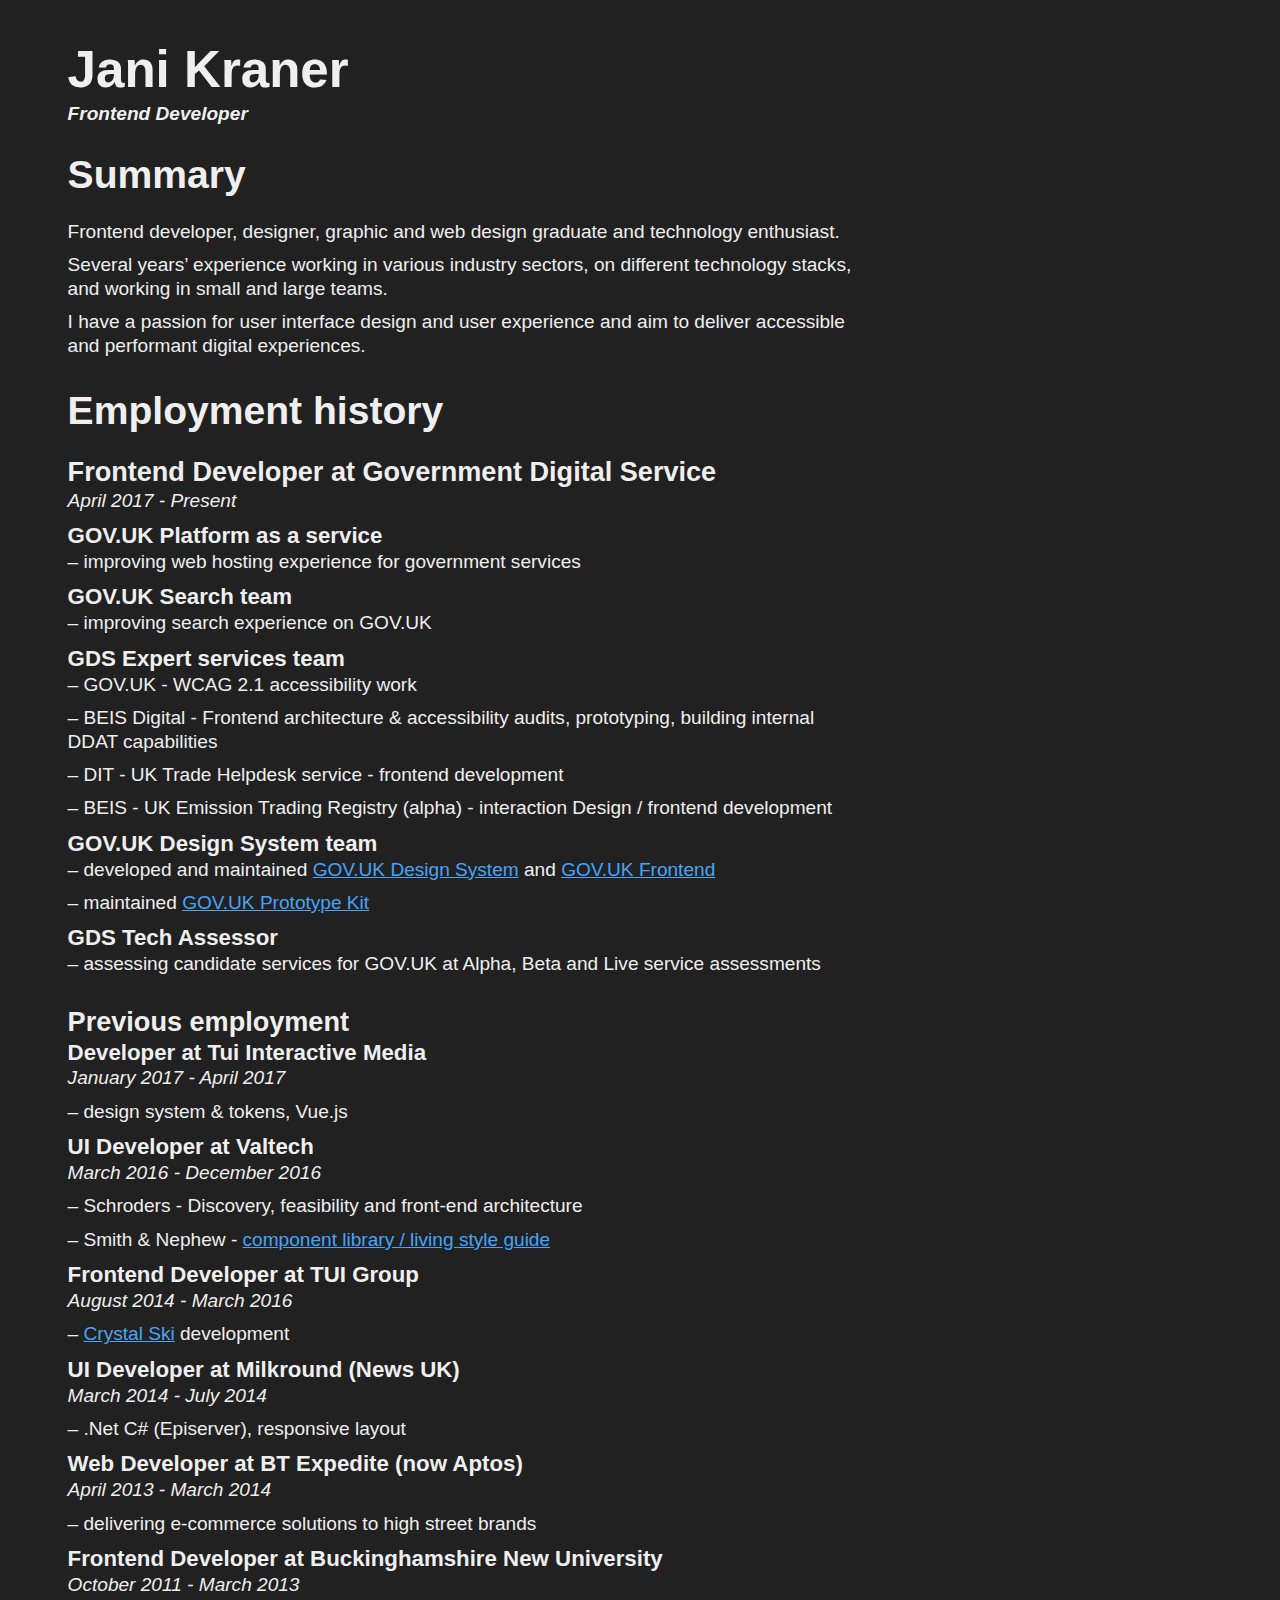
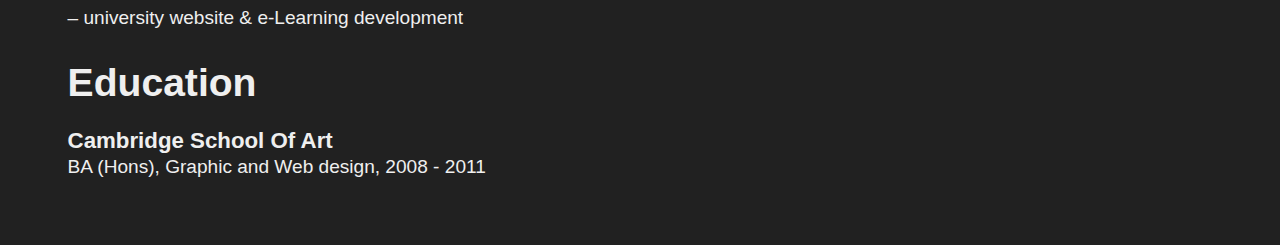
<file: index.html>
<!DOCTYPE html>
<html lang="en">
<head>
  <meta charset="UTF-8">
  <meta name="viewport" content="width=device-width, initial-scale=1.0">
  <meta http-equiv="X-UA-Compatible" content="ie=edge">
  <meta name="description" content="frontend developer, interaction designer">
  <meta name="viewport" content="width=device-width, initial-scale=1, shrink-to-fit=no">
  <meta name="theme-color" content="#ffffff">
  <title>Jani Kraner - Frontend Developer - Interaction Designer</title>
  <link rel="icon" href="data:image/svg+xml,<svg xmlns=%22http://www.w3.org/2000/svg%22 viewBox=%220 0 100 100%22><text y=%22.9em%22 font-size=%2290%22>🧑</text></svg>">
  <style>
    :root {
      --color-dark: #212121;
      --color-light: #efefef;
      --link-dark-color: #48a4f5;
      --background: var(--color-dark);
      --text-color: var(--color-light);
      --link-color: var(--link-dark-color);
    }

    body {
      background: var(--background);
      transition: background 500ms ease-in-out, color 200ms ease;
      color: var(--text-color);
      font-family: -apple-system, BlinkMacSystemFont, "Segoe UI", Roboto, Helvetica, Arial, sans-serif, "Apple Color Emoji", "Segoe UI Emoji", "Segoe UI Symbol";
      line-height: 1.25;
      font-size: calc(1rem + 0.2vh + 0.1vw);
      padding: 0;
      margin: 0;
    }

    main {
      margin: 0 auto;
      max-width: 60em;
      padding: 2em;
      /* legacy ie */
      display: block;
    }

    section {
      margin-bottom: 1.5em;
    }

    article {
      margin-bottom: 1.5em;
    }

    a {
      color: var(--link-color);
    }

    p {
      margin: 0 0 0.5em 0;
      max-width: 75ch;
    }

    .print-only {
      display: none;
    }

    .heading {
      font-weight: 700;
      margin: 0;
      padding: 0;
    }

    .heading--xl {
      font-size: calc(3rem + 0.2vh + 0.1vw);
      margin-bottom: .5em;
    }
    .heading--l {
      font-size: calc(2.25rem + 0.2vh + 0.1vw);
      margin-bottom: .5em;
    }
    .heading--m {
      font-size: calc(1.5rem + 0.2vh + 0.1vw);
    }
    .heading--s {
      font-size: calc(1.2rem + 0.2vh + 0.1vw);
    }

    .heading__caption {
      display: block;
      font-size: calc(1rem + 0.2vh + 0.1vw);
    }
    
    @media print {
      body {
        color: var(--color-dark);
        font-size: 90%;
      }

      .print-only {
          display: block;
      }

      main {
        padding: 0;
        width: 75%;
        margin: 0;
      }

      a {
        font-weight: 700;
        text-decoration: none;
        display: inline-block;
      }

      a[href]:after{
        content: " (" attr(href) ") ";
        font-weight: 400;
      }

      .heading--s {
        margin-top: 1em;
      }
    }
  </style>
</head>
<body>
  <main>
    <header>
      <h1 class="heading heading--xl">
        Jani Kraner<em class="heading__caption">Frontend Developer</em>
      </h1>
      <p class="print-only">Contact: jani@kraner.dev</p>
      <p class="print-only">Github: https://github.com/kr8n3r</p>
    </header>
    <article>
      <h2 class="heading heading--l">Summary</h2>
      <p>Frontend developer, designer, graphic and web design graduate and technology enthusiast.</p>
      <p>Several years’ experience working in various industry sectors, on different technology stacks, and working in small and large teams.</p>
      <p>I have a passion for user interface design and user experience and aim to deliver accessible and performant digital experiences.</p>
    </article>
    <article>
        <h2 class="heading heading--l">Employment history</h2>
        <header>
          <h3 class="heading heading--m">Frontend Developer at Government Digital Service</h3>
        </header>
        <p><em>April 2017 - Present</em></p>
        <h4 class="heading heading--s">GOV.UK Platform as a service</h4>
        <p>&ndash; improving web hosting experience for government services</p>
        <h4 class="heading heading--s">GOV.UK Search team</h4>
        <p>&ndash; improving search experience on GOV.UK</p>
        <h4 class="heading heading--s">GDS Expert services team</h4>
        <p>&ndash; GOV.UK - WCAG 2.1 accessibility work</p>
        <p>&ndash; BEIS Digital - Frontend architecture &amp; accessibility audits, prototyping, building internal DDAT capabilities</p>
        <p>&ndash; DIT - UK Trade Helpdesk service - frontend development</p>
        <p>&ndash; BEIS - UK Emission Trading Registry (alpha) - interaction Design / frontend development</p> 
        <h4 class="heading heading--s">GOV.UK Design System team</h4>
        <p>&ndash; developed and maintained <a href="https://www.gov.uk/design-system">GOV.UK Design System</a> and <a href="https://github.com/alphagov/govuk-frontend">GOV.UK Frontend</a></p>
        <p>&ndash; maintained <a href="https://github.com/alphagov/govuk-prototype-kit">GOV.UK Prototype Kit</a></p>
        <h4 class="heading heading--s">GDS Tech Assessor</h4>
        <p>&ndash; assessing candidate services for GOV.UK at Alpha, Beta and Live service assessments</p>
    </article>
    <article>
      <header>
          <h3 class="heading heading--m">Previous employment</h3>
      </header>
      <h4 class="heading heading--s">Developer at Tui Interactive Media</h4>
      <p><em>January 2017 - April 2017</em></p>
      <p>&ndash; design system &amp; tokens, Vue.js</p>
      <h4 class="heading heading--s">UI Developer at Valtech</h4>
      <p><em>March 2016 - December 2016</em></p>
      <p>&ndash; Schroders -  Discovery, feasibility and front-end architecture</p>
      <p>&ndash; Smith &amp; Nephew - <a href="https://pattern-library-kraner.netlify.com/">component library / living style guide</a></p>
      <h4 class="heading heading--s">Frontend Developer at TUI Group</h4>
      <p><em>August 2014 - March 2016</em></p>
      <p>&ndash; <a href="http://www.crystalski.co.uk">Crystal Ski</a> development</p>
      <h4 class="heading heading--s">UI Developer at Milkround (News UK)</h4>
      <p><em>March 2014 - July 2014</em></p>
      <p>&ndash; .Net C# (Episerver), responsive layout</p>
      <h4 class="heading heading--s">Web Developer at BT Expedite (now Aptos)</h4>
      <p><em>April 2013 - March 2014</em></p>
      <p> &ndash; delivering e-commerce solutions to high street brands</p>
      <h4 class="heading heading--s">Frontend Developer at Buckinghamshire New University</h4>
      <p><em>October 2011 - March 2013</em></p>
      <p>&ndash; university website & e-Learning development</p>
    </article>
    <article>
      <h2 class="heading heading--l">Education</h2>
      <header>
        <h3 class="heading heading--s">Cambridge School Of Art</h3>
      </header>
      <p>BA (Hons), Graphic and Web design, 2008 - 2011</p>
    </article>
  </main>
</body>
</html>
</file>
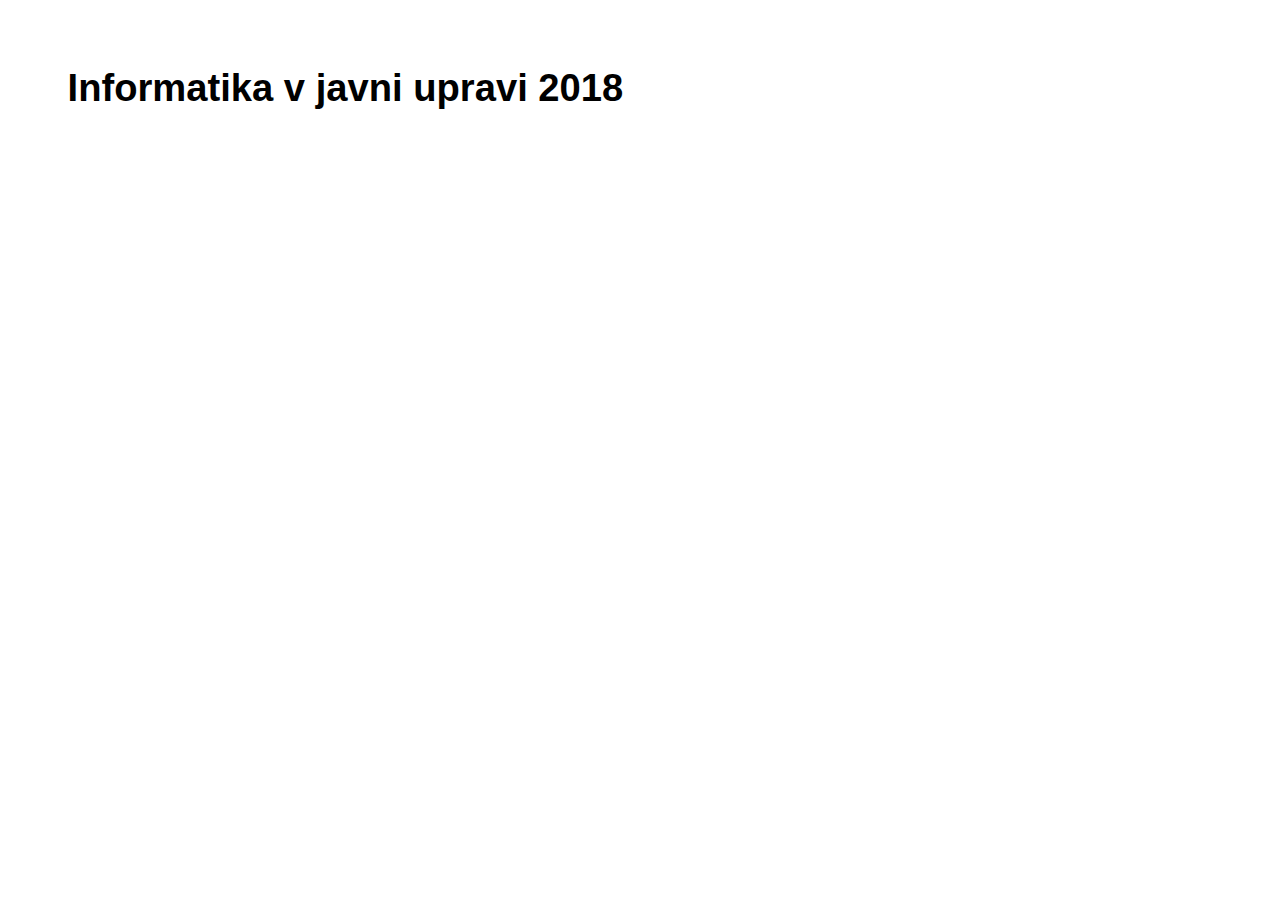
<file: iju-2018.html>
<!DOCTYPE html>
<html lang="en">
<head>
  <meta charset="UTF-8">
  <meta name="viewport" content="width=device-width, initial-scale=1.0">
  <meta http-equiv="X-UA-Compatible" content="ie=edge">
  <title>Jani Kraner - IJU 2018 predstavitev</title>
  <style>
    body {
      font-family: -apple-system, BlinkMacSystemFont, "Segoe UI", Roboto, Helvetica, Arial, sans-serif, "Apple Color Emoji", "Segoe UI Emoji", "Segoe UI Symbol";
      line-height: 1.25;
      max-width:60em;
      padding:2em;
      margin: 0 auto;
      font-size: calc(16px + 0.2vh + 0.1vw);
    }
    .iframe-wrapper {
      position: relative;
      padding-bottom: 56.25%; /* 16:9 */
      padding-top: 25px;
      height: 0;
    }
    .iframe-wrapper iframe {
      position: absolute;
      top: 0;
      left: 0;
      width: 100%;
      height: 100%;
    }
  </style>
</head>
<body>
<h1>Informatika v javni upravi 2018</h1>
  <div class="iframe-wrapper">
    <iframe src="https://docs.google.com/presentation/d/e/2PACX-1vRBApBAjcsyDg64LuehnQevupL8i6BtNYpoB3MG8tVFsQOZD8JHym1jYSYFL2plEQFtabZh7YZhe1vs/embed?start=false&loop=false&delayms=3000" frameborder="0" allowfullscreen="true" mozallowfullscreen="true" webkitallowfullscreen="true"></iframe>
  </div>
</body>
</html>
</file>
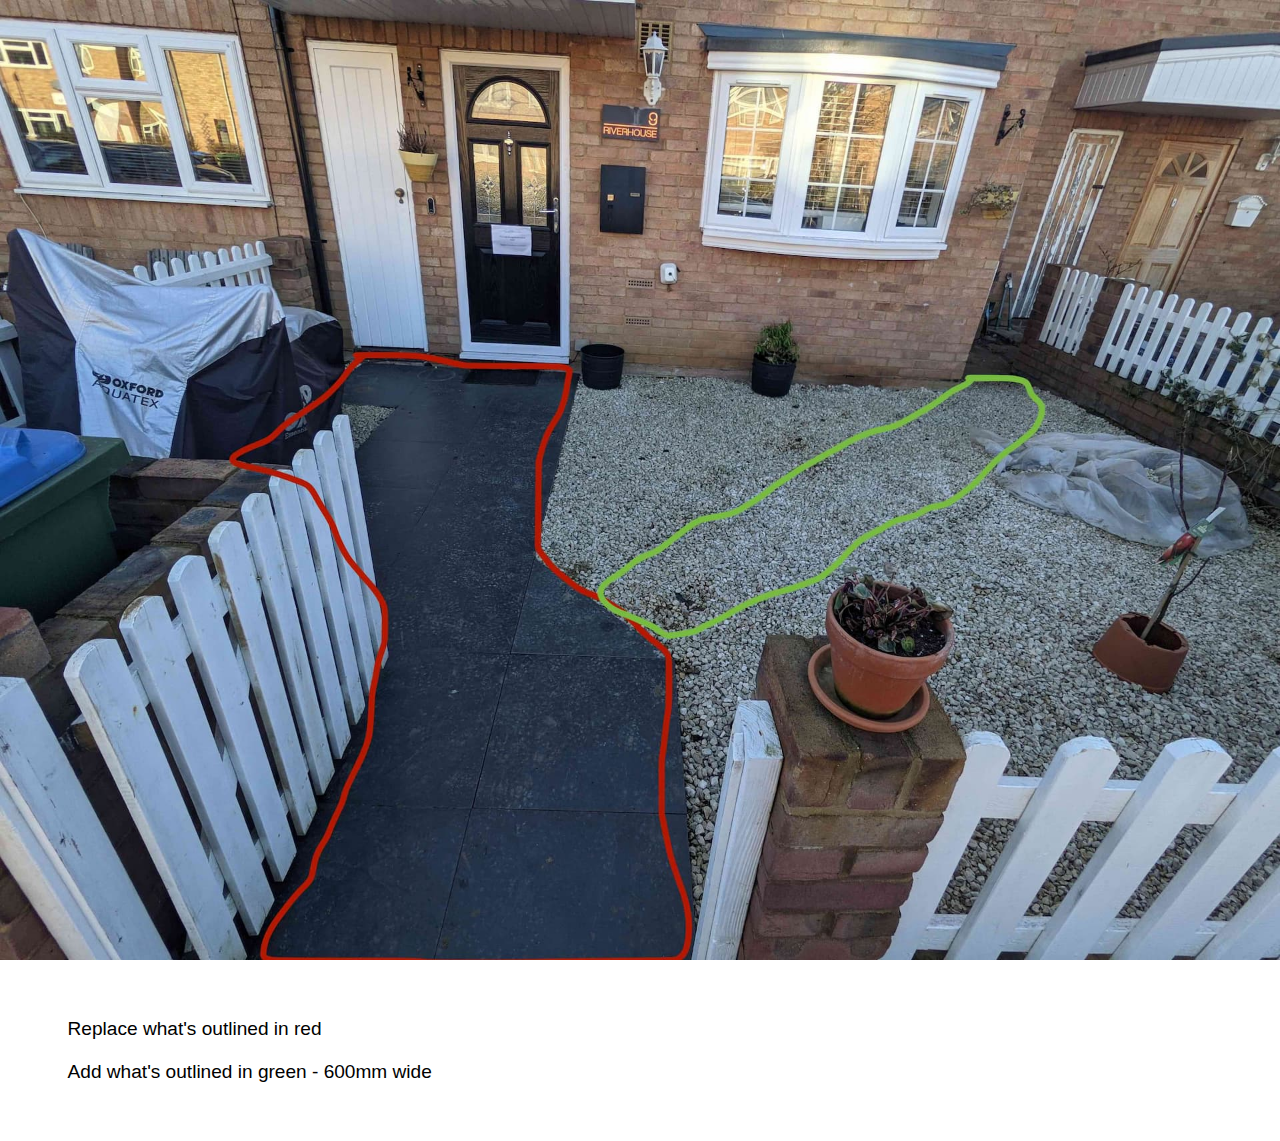
<file: paving.html>
<!DOCTYPE html>
<html lang="en">
<head>
    <meta charset="UTF-8">
    <meta http-equiv="X-UA-Compatible" content="IE=edge">
    <meta name="viewport" content="width=device-width, initial-scale=1.0">
    <title>Paving job</title>
    <style>
        body {
      background: var(--background);
      transition: background 500ms ease-in-out, color 200ms ease;
      color: var(--text-color);
      font-family: -apple-system, BlinkMacSystemFont, "Segoe UI", Roboto, Helvetica, Arial, sans-serif, "Apple Color Emoji", "Segoe UI Emoji", "Segoe UI Symbol";
      line-height: 1.25;
      font-size: calc(1rem + 0.2vh + 0.1vw);
      padding: 0;
      margin: 0;
    }

    main {
      margin: 0 auto;
      max-width: 60em;
      padding: 2em;
      /* legacy ie */
      display: block;
    }
    img {
        display: block;
        max-width:100%;
    }
    </style>
</head>
<body>
    <img src="./paving.jpg" alt="">
    <main>
        <p>Replace what's outlined in red</p>
        <p>Add what's outlined in green - 600mm wide</p>
    </main>
    
</body>
</html>
</file>
